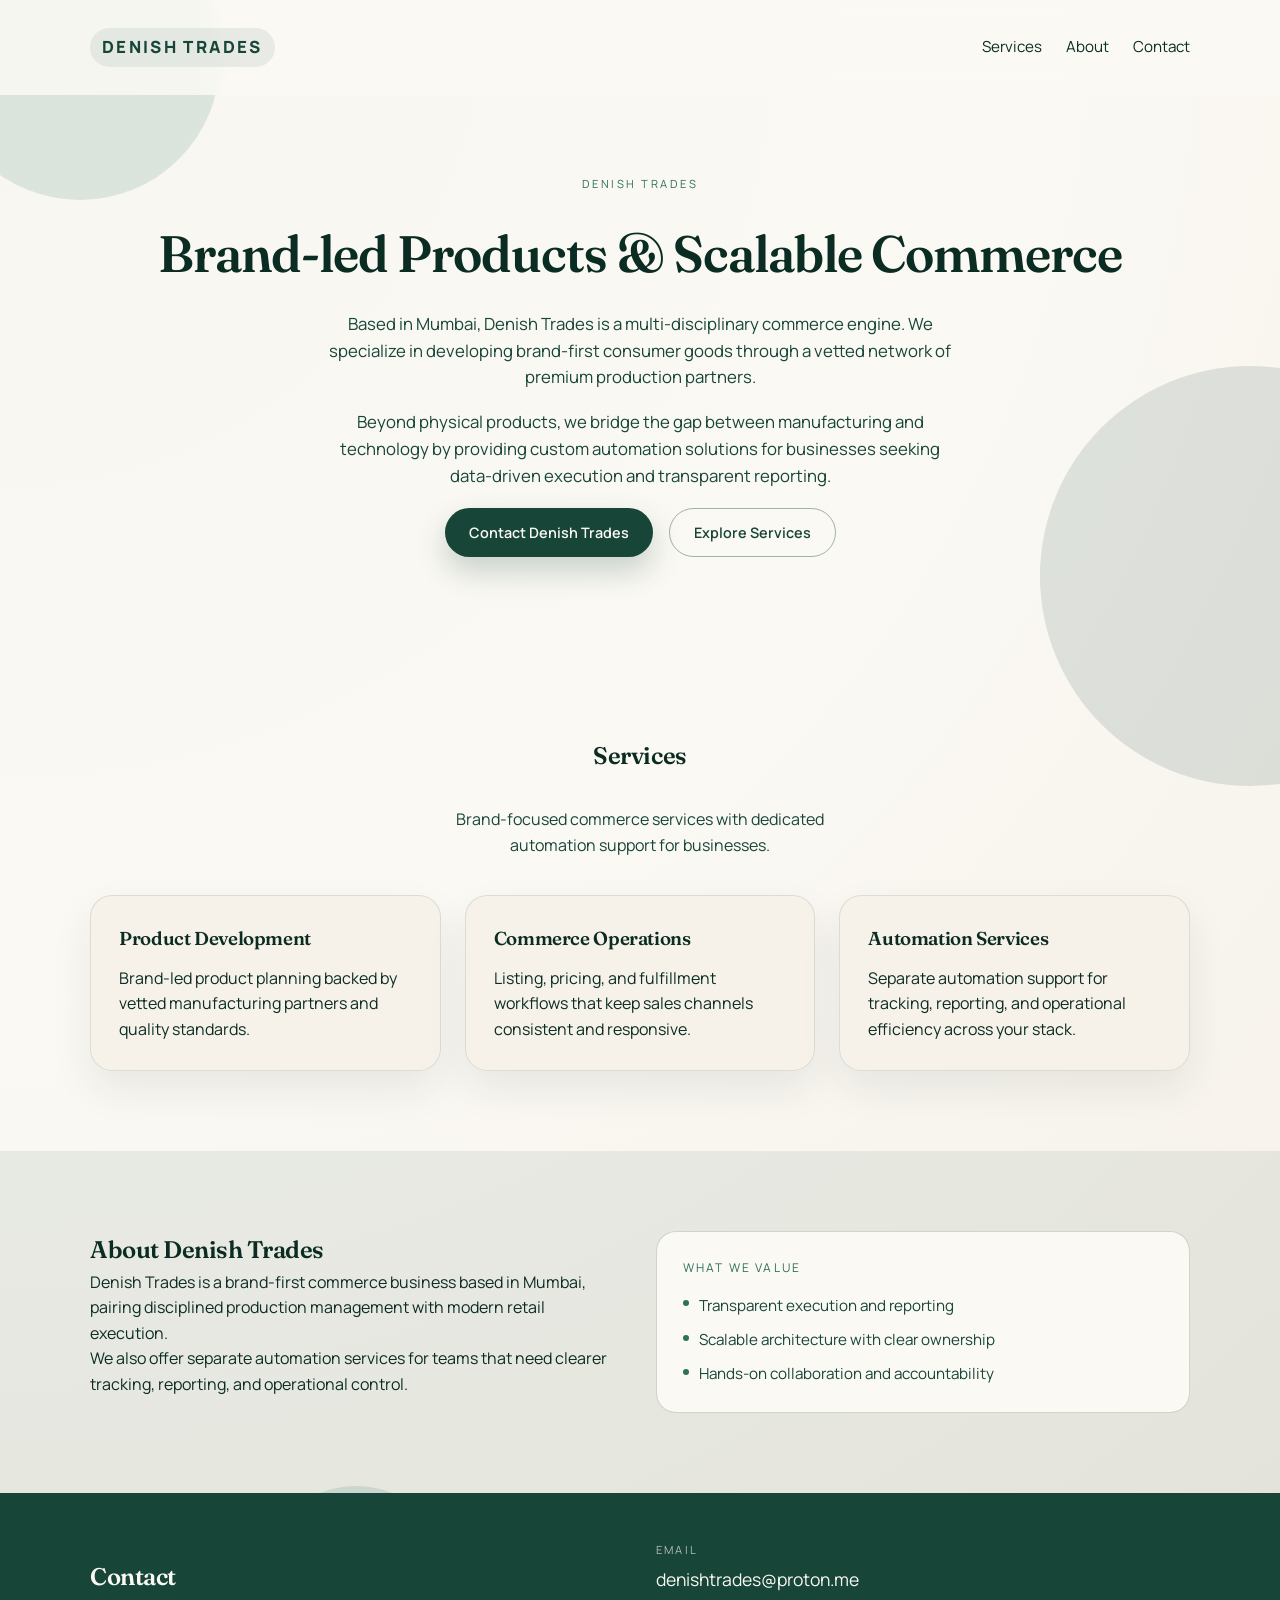
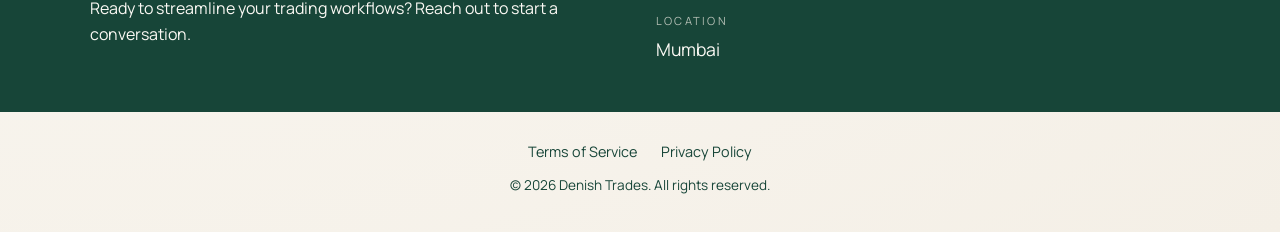
<file: index.html>
<!doctype html>
<html lang="en">
  <head>
    <meta charset="utf-8" />
    <meta name="viewport" content="width=device-width, initial-scale=1" />
    <title>Denish Trades — Brand-led Products & Scalable Commerce</title>
    <meta
      name="description"
      content="Denish Trades is a brand-first commerce business based in Mumbai, delivering products through carefully managed production partners and automation solutions."
    />
    <link rel="preconnect" href="https://fonts.googleapis.com" />
    <link rel="preconnect" href="https://fonts.gstatic.com" crossorigin />
    <link
      href="https://fonts.googleapis.com/css2?family=Fraunces:wght@400;600;700&family=Manrope:wght@300;400;500;600&display=swap"
      rel="stylesheet"
    />
    <link rel="stylesheet" href="styles.css" />
  </head>
  <body>
    <div class="bg-shapes" aria-hidden="true">
      <span class="shape shape-1"></span>
      <span class="shape shape-2"></span>
      <span class="shape shape-3"></span>
    </div>

    <header class="site-header">
      <div class="container">
        <div class="brand">Denish Trades</div>
        <nav class="nav">
          <a href="#services">Services</a>
          <a href="#about">About</a>
          <a href="#contact">Contact</a>
        </nav>
      </div>
    </header>

    <main>
      <section class="hero">
        <div class="container hero-grid hero-center">
          <div class="hero-copy">
            <p class="eyebrow">Denish Trades</p>
            <h1>Brand-led Products &amp; Scalable Commerce</h1>
            <p class="lead">
              Based in Mumbai, Denish Trades is a multi-disciplinary commerce
              engine. We specialize in developing brand-first consumer goods through
              a vetted network of premium production partners.
            </p>
            <p class="lead">
              Beyond physical products, we bridge the gap between manufacturing and
              technology by providing custom automation solutions for businesses
              seeking data-driven execution and transparent reporting.
            </p>
            <div class="cta-row">
              <a class="btn primary" href="#contact">Contact Denish Trades</a>
              <a class="btn ghost" href="#services">Explore Services</a>
            </div>
          </div>
        </div>
      </section>

      <section id="services" class="section">
        <div class="container">
          <div class="section-header centered">
            <h2>Services</h2>
            <p>
              Brand-focused commerce services with dedicated automation support for
              businesses.
            </p>
          </div>
          <div class="cards">
            <article class="card">
              <h3>Product Development</h3>
              <p>
                Brand-led product planning backed by vetted manufacturing partners
                and quality standards.
              </p>
            </article>
            <article class="card">
              <h3>Commerce Operations</h3>
              <p>
                Listing, pricing, and fulfillment workflows that keep sales channels
                consistent and responsive.
              </p>
            </article>
            <article class="card">
              <h3>Automation Services</h3>
              <p>
                Separate automation support for tracking, reporting, and operational
                efficiency across your stack.
              </p>
            </article>
          </div>
        </div>
      </section>

      <section id="about" class="section alt">
        <div class="container about-grid">
          <div>
            <h2>About Denish Trades</h2>
            <p>
              Denish Trades is a brand-first commerce business based in Mumbai,
              pairing disciplined production management with modern retail execution.
            </p>
            <p>
              We also offer separate automation services for teams that need clearer
              tracking, reporting, and operational control.
            </p>
          </div>
          <div class="about-highlight">
            <p class="highlight-title">What we value</p>
            <ul class="value-list">
              <li>Transparent execution and reporting</li>
              <li>Scalable architecture with clear ownership</li>
              <li>Hands-on collaboration and accountability</li>
            </ul>
          </div>
        </div>
      </section>

      <section id="contact" class="section contact-section">
        <div class="container contact-block">
          <div>
            <h2>Contact</h2>
            <p>
              Ready to streamline your trading workflows? Reach out to start a
              conversation.
            </p>
          </div>
          <div class="contact-details">
            <div>
              <p class="contact-label">Email</p>
              <p class="contact-detail">denishtrades@proton.me</p>
            </div>
            <div>
              <p class="contact-label">Location</p>
              <p class="contact-detail">Mumbai</p>
            </div>
          </div>
        </div>
      </section>
    </main>

    <footer class="site-footer">
      <div class="container">
        <div class="footer-links" aria-label="Legal">
          <a href="terms-of-service.html">Terms of Service</a>
          <a href="privacy-policy.html">Privacy Policy</a>
        </div>
        <p>© 2026 Denish Trades. All rights reserved.</p>
      </div>
    </footer>

    <script src="script.js"></script>
  </body>
</html>
</file>
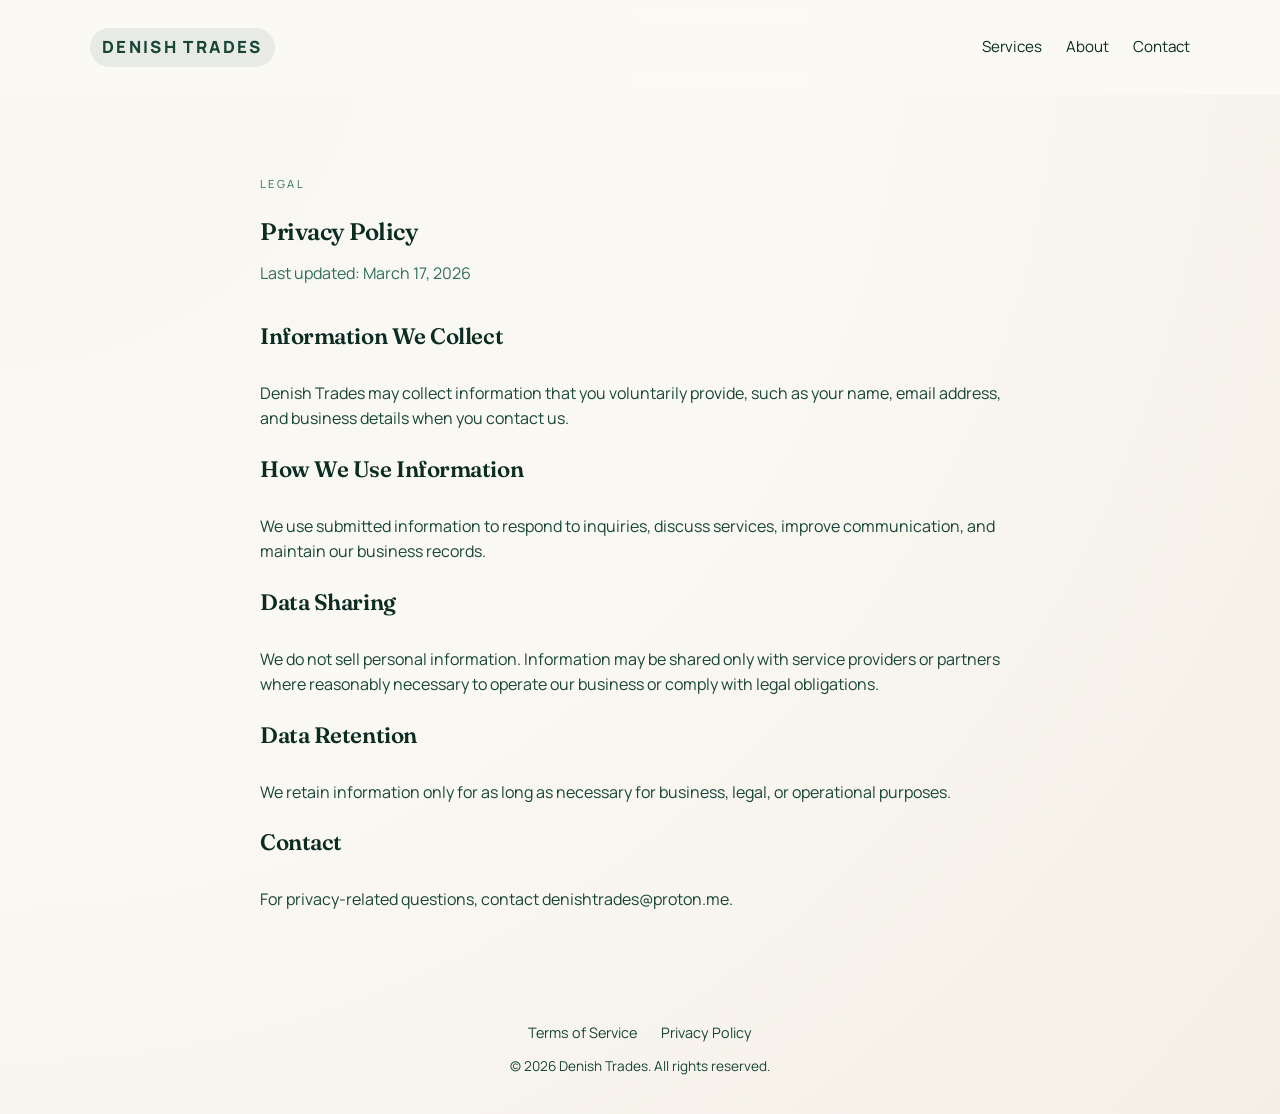
<file: privacy-policy.html>
<!doctype html>
<html lang="en">
  <head>
    <meta charset="utf-8" />
    <meta name="viewport" content="width=device-width, initial-scale=1" />
    <title>Privacy Policy | Denish Trades</title>
    <meta
      name="description"
      content="Privacy Policy for Denish Trades."
    />
    <link rel="preconnect" href="https://fonts.googleapis.com" />
    <link rel="preconnect" href="https://fonts.gstatic.com" crossorigin />
    <link
      href="https://fonts.googleapis.com/css2?family=Fraunces:wght@400;600;700&family=Manrope:wght@300;400;500;600&display=swap"
      rel="stylesheet"
    />
    <link rel="stylesheet" href="styles.css" />
  </head>
  <body>
    <header class="site-header">
      <div class="container">
        <div class="brand">Denish Trades</div>
        <nav class="nav">
          <a href="index.html#services">Services</a>
          <a href="index.html#about">About</a>
          <a href="index.html#contact">Contact</a>
        </nav>
      </div>
    </header>

    <main>
      <section class="section">
        <div class="container legal-page">
          <p class="eyebrow">Legal</p>
          <h1>Privacy Policy</h1>
          <p class="legal-updated">Last updated: March 17, 2026</p>

          <div class="legal-copy">
            <h2>Information We Collect</h2>
            <p>
              Denish Trades may collect information that you voluntarily provide,
              such as your name, email address, and business details when you
              contact us.
            </p>

            <h2>How We Use Information</h2>
            <p>
              We use submitted information to respond to inquiries, discuss
              services, improve communication, and maintain our business records.
            </p>

            <h2>Data Sharing</h2>
            <p>
              We do not sell personal information. Information may be shared only
              with service providers or partners where reasonably necessary to
              operate our business or comply with legal obligations.
            </p>

            <h2>Data Retention</h2>
            <p>
              We retain information only for as long as necessary for business,
              legal, or operational purposes.
            </p>

            <h2>Contact</h2>
            <p>
              For privacy-related questions, contact
              <a href="mailto:denishtrades@proton.me">denishtrades@proton.me</a>.
            </p>
          </div>
        </div>
      </section>
    </main>

    <footer class="site-footer">
      <div class="container">
        <div class="footer-links" aria-label="Legal">
          <a href="terms-of-service.html">Terms of Service</a>
          <a href="privacy-policy.html">Privacy Policy</a>
        </div>
        <p>© 2026 Denish Trades. All rights reserved.</p>
      </div>
    </footer>
  </body>
</html>
</file>
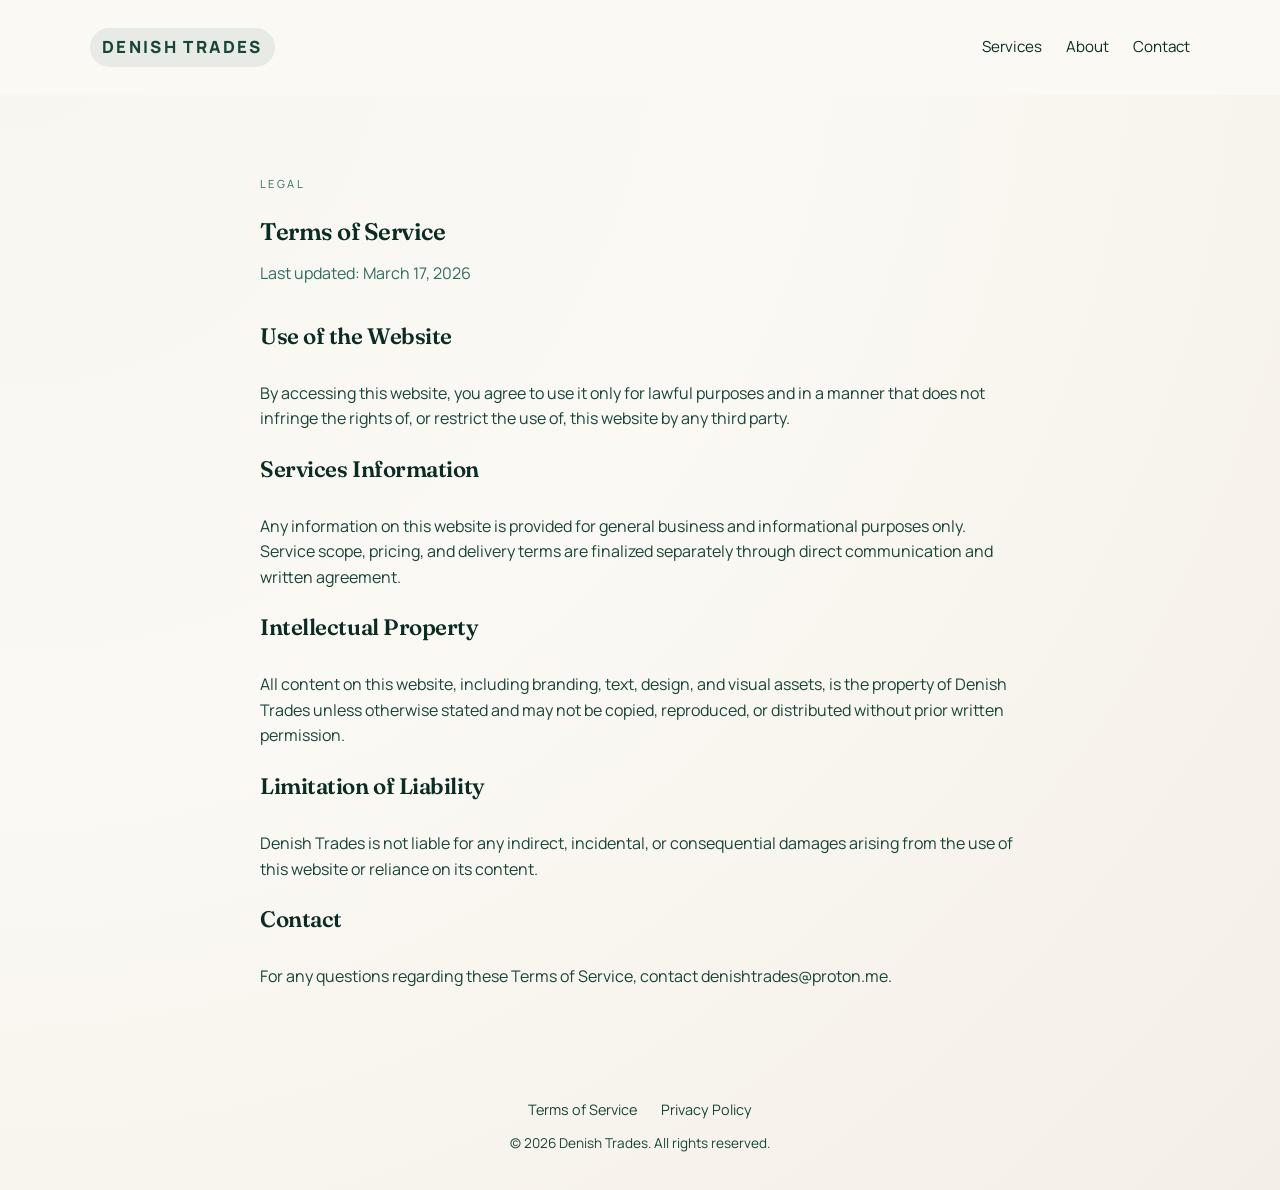
<file: terms-of-service.html>
<!doctype html>
<html lang="en">
  <head>
    <meta charset="utf-8" />
    <meta name="viewport" content="width=device-width, initial-scale=1" />
    <title>Terms of Service | Denish Trades</title>
    <meta
      name="description"
      content="Terms of Service for Denish Trades."
    />
    <link rel="preconnect" href="https://fonts.googleapis.com" />
    <link rel="preconnect" href="https://fonts.gstatic.com" crossorigin />
    <link
      href="https://fonts.googleapis.com/css2?family=Fraunces:wght@400;600;700&family=Manrope:wght@300;400;500;600&display=swap"
      rel="stylesheet"
    />
    <link rel="stylesheet" href="styles.css" />
  </head>
  <body>
    <header class="site-header">
      <div class="container">
        <div class="brand">Denish Trades</div>
        <nav class="nav">
          <a href="index.html#services">Services</a>
          <a href="index.html#about">About</a>
          <a href="index.html#contact">Contact</a>
        </nav>
      </div>
    </header>

    <main>
      <section class="section">
        <div class="container legal-page">
          <p class="eyebrow">Legal</p>
          <h1>Terms of Service</h1>
          <p class="legal-updated">Last updated: March 17, 2026</p>

          <div class="legal-copy">
            <h2>Use of the Website</h2>
            <p>
              By accessing this website, you agree to use it only for lawful
              purposes and in a manner that does not infringe the rights of, or
              restrict the use of, this website by any third party.
            </p>

            <h2>Services Information</h2>
            <p>
              Any information on this website is provided for general business and
              informational purposes only. Service scope, pricing, and delivery
              terms are finalized separately through direct communication and
              written agreement.
            </p>

            <h2>Intellectual Property</h2>
            <p>
              All content on this website, including branding, text, design, and
              visual assets, is the property of Denish Trades unless otherwise
              stated and may not be copied, reproduced, or distributed without
              prior written permission.
            </p>

            <h2>Limitation of Liability</h2>
            <p>
              Denish Trades is not liable for any indirect, incidental, or
              consequential damages arising from the use of this website or
              reliance on its content.
            </p>

            <h2>Contact</h2>
            <p>
              For any questions regarding these Terms of Service, contact
              <a href="mailto:denishtrades@proton.me">denishtrades@proton.me</a>.
            </p>
          </div>
        </div>
      </section>
    </main>

    <footer class="site-footer">
      <div class="container">
        <div class="footer-links" aria-label="Legal">
          <a href="terms-of-service.html">Terms of Service</a>
          <a href="privacy-policy.html">Privacy Policy</a>
        </div>
        <p>© 2026 Denish Trades. All rights reserved.</p>
      </div>
    </footer>
  </body>
</html>
</file>
<file: styles.css>
:root {
  --green-900: #0b2c23;
  --green-700: #174538;
  --green-500: #2f6f5c;
  --green-300: #6ea190;
  --off-white: #fbf9f4;
  --sand: #efe9dd;
  --shadow: 0 30px 60px rgba(11, 44, 35, 0.18);
}

* {
  box-sizing: border-box;
  margin: 0;
  padding: 0;
}

body {
  font-family: "Manrope", "Helvetica Neue", sans-serif;
  color: var(--green-900);
  background: radial-gradient(circle at top left, #f8f6f1 0%, var(--off-white) 45%, #f4efe6 100%);
  line-height: 1.6;
  min-height: 100vh;
  position: relative;
  overflow-x: hidden;
}

h1,
h2,
h3 {
  font-family: "Fraunces", serif;
  font-weight: 600;
  letter-spacing: -0.02em;
}

a {
  text-decoration: none;
  color: inherit;
}

.container {
  width: min(1100px, 90%);
  margin: 0 auto;
}

.bg-shapes .shape {
  position: absolute;
  border-radius: 999px;
  opacity: 0.7;
  z-index: -1;
}

.shape-1 {
  width: 280px;
  height: 280px;
  background: rgba(110, 161, 144, 0.3);
  top: -80px;
  left: -60px;
}

.shape-2 {
  width: 420px;
  height: 420px;
  background: rgba(23, 69, 56, 0.18);
  top: 20%;
  right: -180px;
}

.shape-3 {
  width: 200px;
  height: 200px;
  background: rgba(47, 111, 92, 0.2);
  bottom: 8%;
  left: 20%;
}

.site-header {
  padding: 28px 0;
  position: sticky;
  top: 0;
  backdrop-filter: blur(10px);
  background: rgba(251, 249, 244, 0.85);
  z-index: 10;
}

.site-header .container {
  display: flex;
  align-items: center;
  justify-content: space-between;
  gap: 20px;
}

.brand {
  font-weight: 800;
  letter-spacing: 0.14em;
  text-transform: uppercase;
  font-size: 1.05rem;
  color: var(--green-700);
  padding: 6px 12px;
  border-radius: 999px;
  background: rgba(23, 69, 56, 0.08);
}

.nav {
  display: flex;
  gap: 24px;
  font-size: 0.95rem;
}

.nav a {
  position: relative;
}

.nav a::after {
  content: "";
  position: absolute;
  left: 0;
  bottom: -6px;
  width: 0;
  height: 2px;
  background: var(--green-500);
  transition: width 0.3s ease;
}

.nav a:hover::after,
.nav a:focus-visible::after {
  width: 100%;
}

.hero {
  padding: 80px 0 100px;
}

.hero-grid {
  display: grid;
  grid-template-columns: repeat(auto-fit, minmax(280px, 1fr));
  gap: 40px;
  align-items: center;
}

.hero-center {
  justify-items: center;
  text-align: center;
}

.hero-center .lead {
  margin-left: auto;
  margin-right: auto;
}

.hero-center .cta-row {
  justify-content: center;
}

.eyebrow {
  text-transform: uppercase;
  letter-spacing: 0.22em;
  font-size: 0.7rem;
  color: var(--green-500);
  margin-bottom: 20px;
}

.hero h1 {
  font-size: clamp(2.4rem, 4vw, 3.6rem);
  margin-bottom: 16px;
}

.lead {
  font-size: 1.05rem;
  color: var(--green-700);
  max-width: 640px;
  margin-bottom: 18px;
}

.cta-row {
  display: flex;
  flex-wrap: wrap;
  gap: 16px;
  margin-top: 16px;
}

.btn {
  padding: 12px 24px;
  border-radius: 999px;
  font-weight: 600;
  font-size: 0.9rem;
  display: inline-flex;
  align-items: center;
  justify-content: center;
  transition: transform 0.2s ease, box-shadow 0.2s ease;
}

.btn.primary {
  background: var(--green-700);
  color: var(--off-white);
  box-shadow: 0 14px 30px rgba(23, 69, 56, 0.22);
}

.btn.ghost {
  border: 1px solid rgba(23, 69, 56, 0.4);
  color: var(--green-700);
}

.btn:hover,
.btn:focus-visible {
  transform: translateY(-2px);
  box-shadow: 0 16px 35px rgba(23, 69, 56, 0.2);
}

.section {
  padding: 80px 0;
}

.contact-section {
  padding: 48px 0;
  background: var(--green-700);
  color: var(--off-white);
}

.section.alt {
  background: rgba(23, 69, 56, 0.08);
}

.section-header {
  display: flex;
  align-items: flex-end;
  justify-content: space-between;
  gap: 20px;
  margin-bottom: 36px;
  flex-wrap: wrap;
}

.section-header.centered {
  flex-direction: column;
  align-items: center;
  text-align: center;
}

.section-header.centered p {
  margin-top: 12px;
}

.section-header p {
  max-width: 420px;
  color: var(--green-700);
}

.cards {
  display: grid;
  grid-template-columns: repeat(auto-fit, minmax(240px, 1fr));
  gap: 24px;
}

.card {
  background: rgba(245, 241, 232, 0.9);
  border-radius: 22px;
  padding: 28px;
  box-shadow: 0 18px 40px rgba(11, 44, 35, 0.08);
  border: 1px solid rgba(23, 69, 56, 0.12);
}

.card h3 {
  margin-bottom: 12px;
}

.about-grid {
  display: grid;
  grid-template-columns: repeat(auto-fit, minmax(280px, 1fr));
  gap: 32px;
  align-items: start;
}

.about-highlight {
  background: var(--off-white);
  border-radius: 20px;
  padding: 26px;
  border: 1px solid rgba(23, 69, 56, 0.2);
}

.highlight-title {
  text-transform: uppercase;
  letter-spacing: 0.18em;
  font-size: 0.75rem;
  color: var(--green-500);
  margin-bottom: 16px;
}

.value-list {
  list-style: none;
  display: grid;
  gap: 10px;
  font-size: 0.95rem;
  color: var(--green-700);
}

.value-list li {
  padding-left: 16px;
  position: relative;
}

.value-list li::before {
  content: "";
  width: 6px;
  height: 6px;
  background: var(--green-500);
  border-radius: 50%;
  position: absolute;
  left: 0;
  top: 0.45em;
}

.contact-block {
  display: grid;
  grid-template-columns: repeat(auto-fit, minmax(260px, 1fr));
  gap: 32px;
  align-items: center;
}

.contact-details {
  display: grid;
  gap: 18px;
}

.contact-label {
  text-transform: uppercase;
  letter-spacing: 0.2em;
  font-size: 0.7rem;
  margin-bottom: 6px;
  color: rgba(245, 241, 232, 0.7);
}

.contact-detail {
  font-size: 1.1rem;
}

.site-footer {
  padding: 28px 0 36px;
  text-align: center;
  font-size: 0.85rem;
  color: var(--green-700);
}

.footer-links {
  display: flex;
  justify-content: center;
  gap: 24px;
  margin-bottom: 12px;
  font-size: 0.9rem;
}

.footer-links a {
  color: var(--green-700);
  transition: opacity 0.2s ease;
}

.footer-links a:hover,
.footer-links a:focus-visible {
  opacity: 0.7;
}

.legal-page {
  max-width: 760px;
}

.legal-updated {
  margin-top: 10px;
  color: var(--green-500);
}

.legal-copy {
  margin-top: 32px;
  display: grid;
  gap: 20px;
}

.legal-copy h2 {
  font-size: 1.4rem;
  margin-bottom: 6px;
}

.legal-copy p {
  color: var(--green-700);
}

.reveal {
  opacity: 0;
  transform: translateY(18px);
  transition: opacity 0.6s ease, transform 0.6s ease;
}

.reveal.show {
  opacity: 1;
  transform: translateY(0);
}

@media (max-width: 720px) {
  .nav {
    display: none;
  }

  .hero {
    padding: 60px 0 80px;
  }

  .section {
    padding: 64px 0;
  }

  .footer-links {
    flex-direction: column;
    gap: 8px;
  }
}
</file>
